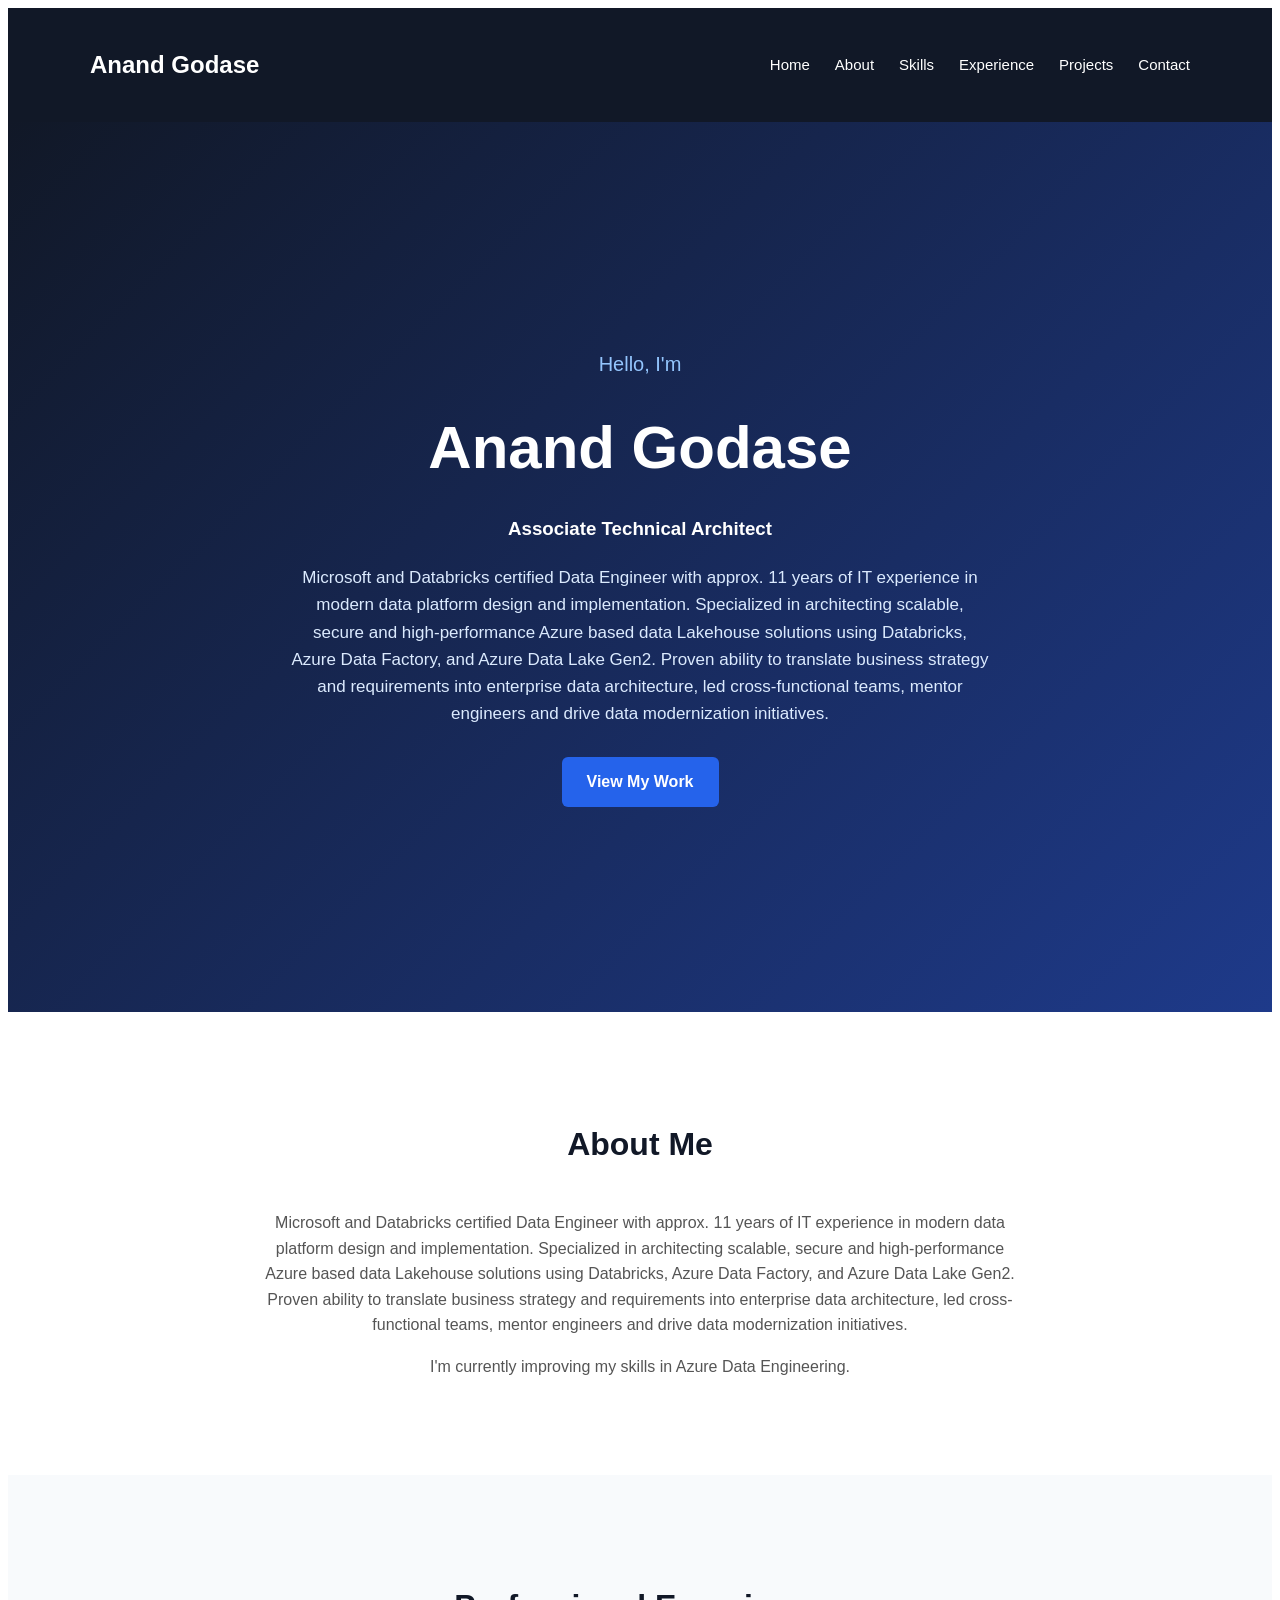
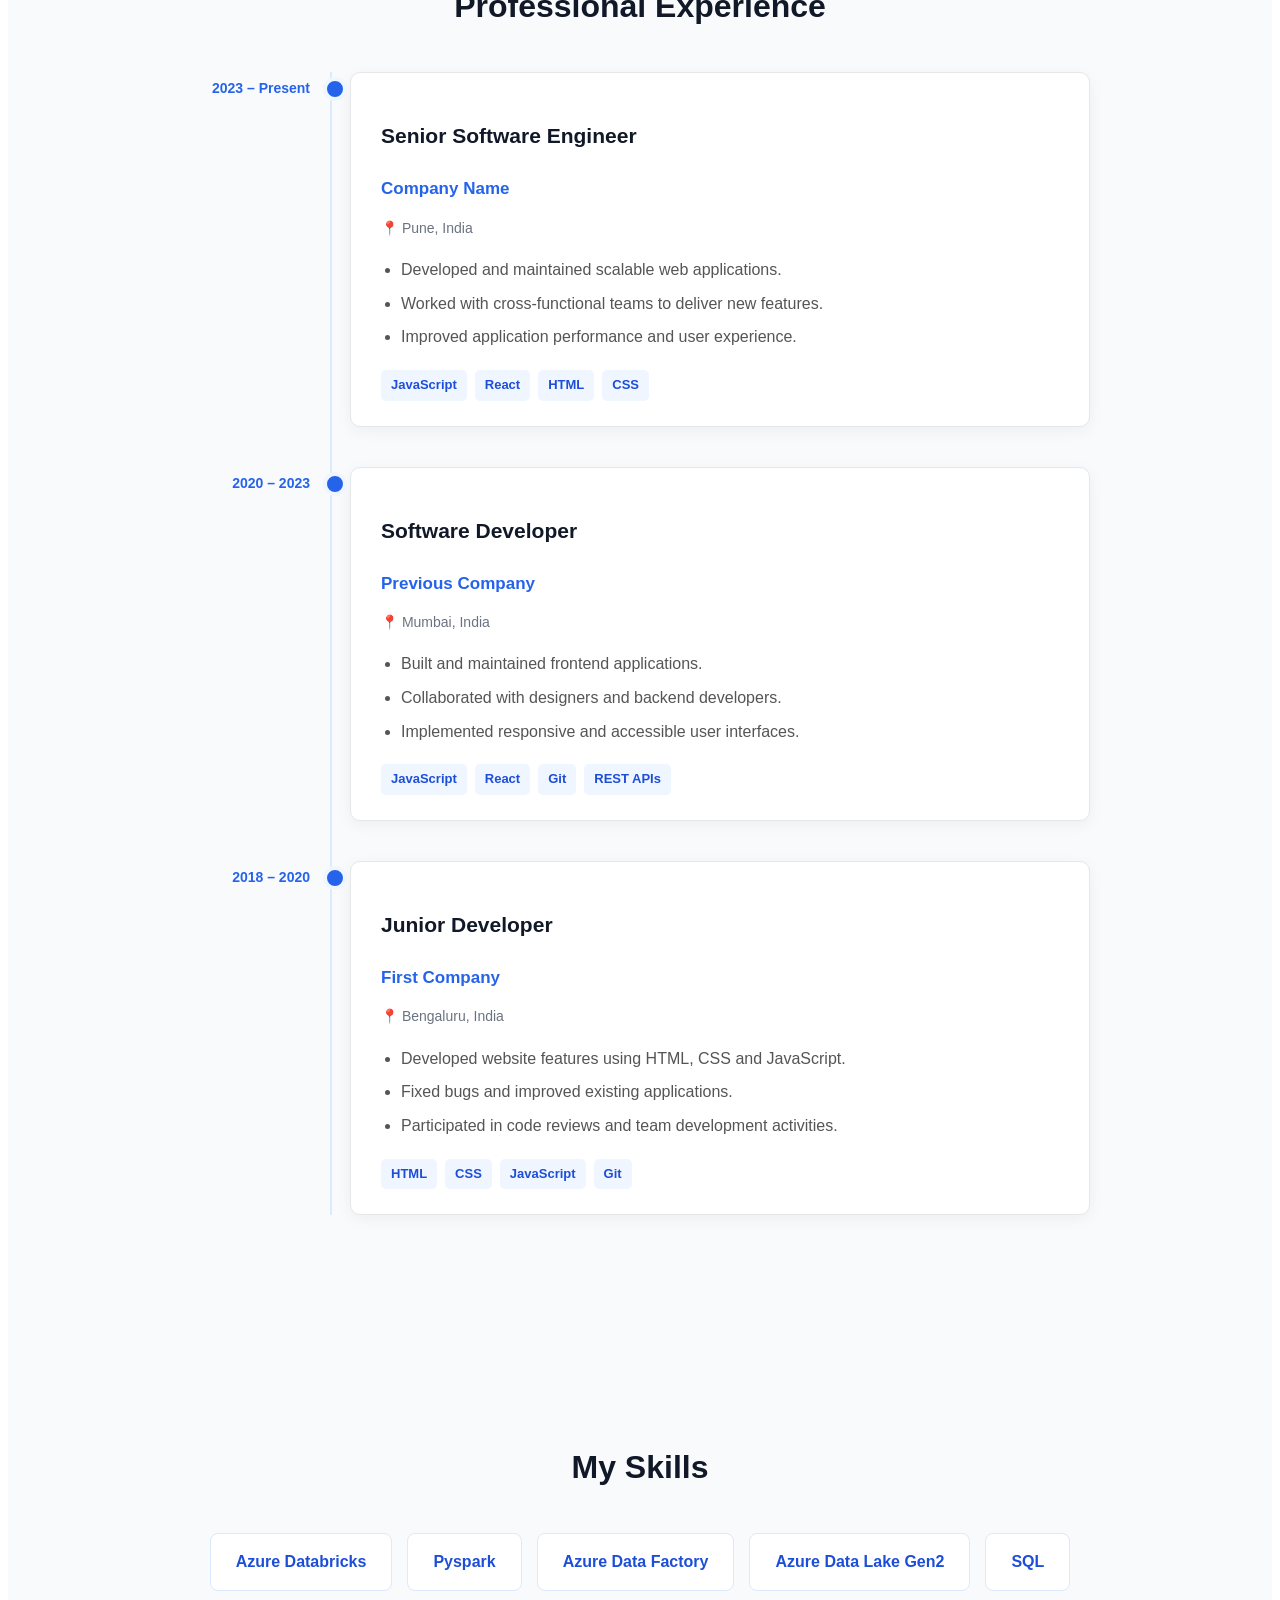
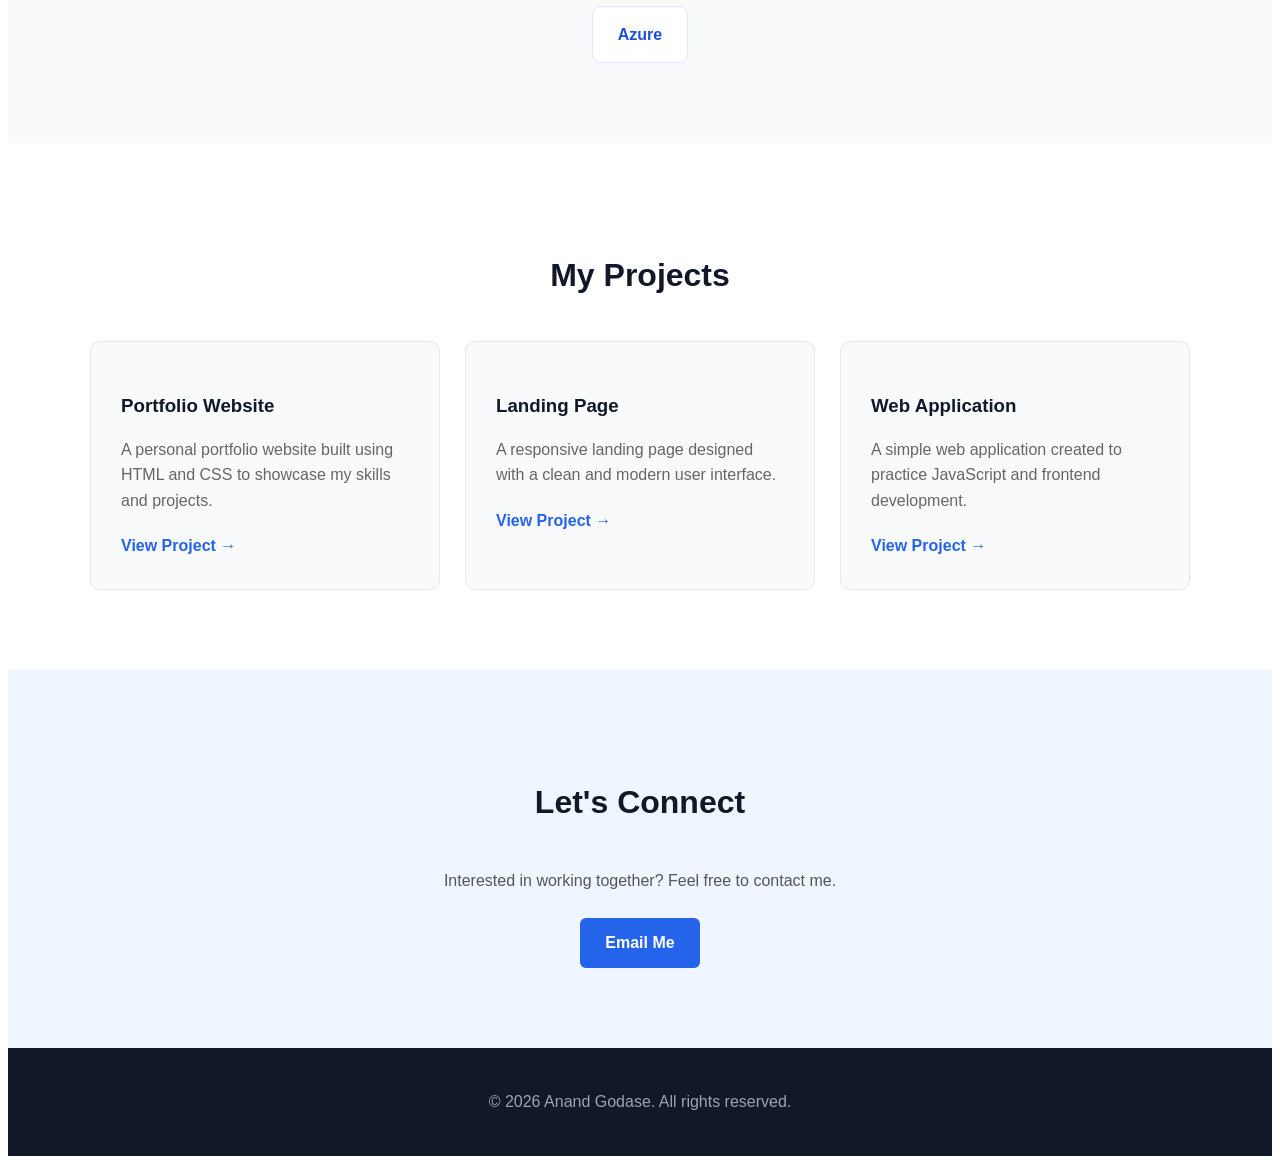
<file: index-.html>
<!DOCTYPE html> <html lang="en"> 
    <head> <meta charset="UTF-8"> 
        <meta name="viewport" content="width=device-width, initial-scale=1.0"> 
        <title>Anand Godase | Portfolio</title> 
        <link rel="stylesheet" href="style.css"> 
    </head> 
<body>
<!-- Navigation -->
<header>
    <nav class="navbar">
        <h2 class="logo">Anand Godase</h2>

        <ul class="nav-links">
            <li><a href="#home">Home</a></li>
            <li><a href="#about">About</a></li>
            <li><a href="#skills">Skills</a></li>
            <li><a href="#experience">Experience</a></li>
            <li><a href="#projects">Projects</a></li>
            <li><a href="#contact">Contact</a></li>
        </ul>
    </nav>
</header>

<!-- Hero Section -->
<section id="home" class="hero">
    <div class="hero-content">
        <p class="intro">Hello, I'm</p>
        <h1>Anand Godase</h1>
        <h3>Associate Technical Architect</h3>

        <p class="hero-text">
            Microsoft and Databricks certified Data Engineer with approx. 11 years of IT 
experience in modern data platform design and implementation. 
Specialized in architecting scalable, secure and high-performance Azure 
based data Lakehouse solutions using Databricks, Azure Data Factory, and 
Azure Data Lake Gen2. Proven ability to translate business strategy and 
requirements into enterprise data architecture, led cross-functional teams, 
mentor engineers and drive data modernization initiatives.
        </p>

        <a href="#projects" class="btn">View My Work</a>
    </div>
</section>

<!-- About Section -->
<section id="about" class="section">
    <h2>About Me</h2>

    <div class="about-content">
        <p>
            Microsoft and Databricks certified Data Engineer with approx. 11 years of IT 
experience in modern data platform design and implementation. 
Specialized in architecting scalable, secure and high-performance Azure 
based data Lakehouse solutions using Databricks, Azure Data Factory, and 
Azure Data Lake Gen2. Proven ability to translate business strategy and 
requirements into enterprise data architecture, led cross-functional teams, 
mentor engineers and drive data modernization initiatives.
        </p>

        <p>
            I'm currently improving my skills in Azure Data Engineering.
        </p>
    </div>
</section>

<!-- Experience Section --> 
<section id="experience" class="section experience-section"> 
    <h2>Professional Experience</h2>
<div class="experience-container">

    <div class="experience-card">
        <div class="experience-date">
            2023 – Present
        </div>

        <div class="experience-content">
            <h3>Senior Software Engineer</h3>
            <h4>Company Name</h4>
            <p class="experience-location">📍 Pune, India</p>

            <ul>
                <li>Developed and maintained scalable web applications.</li>
                <li>Worked with cross-functional teams to deliver new features.</li>
                <li>Improved application performance and user experience.</li>
            </ul>

            <div class="experience-tech">
                <span>JavaScript</span>
                <span>React</span>
                <span>HTML</span>
                <span>CSS</span>
            </div>
        </div>
    </div>


    <div class="experience-card">
        <div class="experience-date">
            2020 – 2023
        </div>

        <div class="experience-content">
            <h3>Software Developer</h3>
            <h4>Previous Company</h4>
            <p class="experience-location">📍 Mumbai, India</p>

            <ul>
                <li>Built and maintained frontend applications.</li>
                <li>Collaborated with designers and backend developers.</li>
                <li>Implemented responsive and accessible user interfaces.</li>
            </ul>

            <div class="experience-tech">
                <span>JavaScript</span>
                <span>React</span>
                <span>Git</span>
                <span>REST APIs</span>
            </div>
        </div>
    </div>


    <div class="experience-card">
        <div class="experience-date">
            2018 – 2020
        </div>

        <div class="experience-content">
            <h3>Junior Developer</h3>
            <h4>First Company</h4>
            <p class="experience-location">📍 Bengaluru, India</p>

            <ul>
                <li>Developed website features using HTML, CSS and JavaScript.</li>
                <li>Fixed bugs and improved existing applications.</li>
                <li>Participated in code reviews and team development activities.</li>
            </ul>

            <div class="experience-tech">
                <span>HTML</span>
                <span>CSS</span>
                <span>JavaScript</span>
                <span>Git</span>
            </div>
        </div>
    </div>

</div>

</section>    
    
    
<!-- Skills Section -->
<section id="skills" class="section skills-section">
    <h2>My Skills</h2>

    <div class="skills">
        <div class="skill">Azure Databricks</div>
        <div class="skill">Pyspark</div>
        <div class="skill">Azure Data Factory</div>
        <div class="skill">Azure Data Lake Gen2</div>
        <div class="skill">SQL</div>
        <div class="skill">Azure</div>
    </div>
</section>

<!-- Projects Section -->
<section id="projects" class="section">
    <h2>My Projects</h2>

    <div class="projects">

        <div class="project-card">
            <h3>Portfolio Website</h3>
            <p>
                A personal portfolio website built using HTML and CSS
                to showcase my skills and projects.
            </p>
            <a href="#" class="project-link">View Project →</a>
        </div>

        <div class="project-card">
            <h3>Landing Page</h3>
            <p>
                A responsive landing page designed with a clean and
                modern user interface.
            </p>
            <a href="#" class="project-link">View Project →</a>
        </div>

        <div class="project-card">
            <h3>Web Application</h3>
            <p>
                A simple web application created to practice JavaScript
                and frontend development.
            </p>
            <a href="#" class="project-link">View Project →</a>
        </div>

    </div>
</section>

<!-- Contact Section -->
<section id="contact" class="section contact">
    <h2>Let's Connect</h2>

    <p>
        Interested in working together? Feel free to contact me.
    </p>

    <a href="mailto:godase.anand@gmail.com" class="btn">Email Me</a>
</section>

<!-- Footer -->
<footer>
    <p>© 2026 Anand Godase. All rights reserved.</p>
</footer>

</body> 
</html>
</file>
<file: style.css>
/* General Styles */

{
margin: 0;
padding: 0;
box-sizing: border-box;
scroll-behavior: smooth;
}

body {
font-family: Arial, sans-serif;
line-height: 1.6;
color: #222;
background: #ffffff;
}

/* Navigation */
header {
background: #111827;
position: sticky;
top: 0;
z-index: 1000;
}

.navbar {
max-width: 1100px;
margin: auto;
padding: 18px 25px;

display: flex;
justify-content: space-between;
align-items: center;


}

.logo {
color: #ffffff;
font-size: 24px;
}

.nav-links {
list-style: none;
display: flex;
gap: 25px;
}

.nav-links a {
color: #ffffff;
text-decoration: none;
font-size: 15px;
transition: color 0.3s;
}

.nav-links a:hover {
color: #60a5fa;
}

/* Hero */
.hero {
min-height: 90vh;
display: flex;
align-items: center;
justify-content: center;
text-align: center;

background: linear-gradient(135deg, #111827, #1e3a8a);
color: white;
padding: 40px 20px;


}

.hero-content {
max-width: 700px;
}

.intro {
color: #93c5fd;
font-size: 20px;
}

.hero h1 {
font-size: 60px;
margin: 5px 0;
}

.hero h2 {
font-size: 30px;
color: #60a5fa;
}

.hero-text {
margin: 20px 0 30px;
color: #dbeafe;
font-size: 17px;
}

/* Button */
.btn {
display: inline-block;
background: #2563eb;
color: white;
padding: 12px 25px;
border-radius: 6px;
text-decoration: none;
font-weight: bold;
transition: background 0.3s;
}

.btn:hover {
background: #1d4ed8;
}

/* Sections */
.section {
max-width: 1100px;
margin: auto;
padding: 80px 25px;
}

.section > h2 {
text-align: center;
font-size: 32px;
margin-bottom: 40px;
color: #111827;
}

/* About */
.about-content {
max-width: 750px;
margin: auto;
text-align: center;
color: #555;
}

.about-content p {
margin-bottom: 15px;
}

/* Skills */
.skills-section {
background: #f8fafc;
max-width: none;
padding-left: 25px;
padding-right: 25px;
}

.skills {
max-width: 900px;
margin: auto;

display: flex;
justify-content: center;
flex-wrap: wrap;
gap: 15px;


}

.skill {
background: #ffffff;
border: 1px solid #dbeafe;
padding: 15px 25px;
border-radius: 8px;
color: #1d4ed8;
font-weight: bold;

transition: transform 0.3s, box-shadow 0.3s;


}

.skill:hover {
transform: translateY(-5px);
box-shadow: 0 5px 15px rgba(0, 0, 0, 0.1);
}

/* Projects */
.projects {
display: grid;
grid-template-columns: repeat(3, 1fr);
gap: 25px;
}

.project-card {
padding: 30px;
border-radius: 10px;
background: #f8fafc;
border: 1px solid #e5e7eb;

transition: transform 0.3s, box-shadow 0.3s;


}

.project-card:hover {
transform: translateY(-8px);
box-shadow: 0 10px 25px rgba(0, 0, 0, 0.1);
}

.project-card h3 {
margin-bottom: 15px;
color: #111827;
}

.project-card p {
color: #666;
margin-bottom: 20px;
}

.project-link {
color: #2563eb;
text-decoration: none;
font-weight: bold;
}

/* Contact */
.contact {
text-align: center;
background: #eff6ff;
max-width: none;
}

.contact p {
margin-bottom: 25px;
color: #555;
}

/* Footer */
footer {
background: #111827;
color: #9ca3af;
text-align: center;
padding: 25px;
}

/* Mobile Responsive Design */
@media (max-width: 768px) {

.navbar {
    flex-direction: column;
    gap: 15px;
}

.nav-links {
    gap: 12px;
    flex-wrap: wrap;
    justify-content: center;
}

.hero h1 {
    font-size: 42px;
}

.hero h2 {
    font-size: 24px;
}

.projects {
    grid-template-columns: 1fr;
}

.section {
    padding: 60px 20px;
}


}

/* Experience Section */
.experience-section {
background: #f8fafc;
max-width: none;
}

.experience-container {
max-width: 900px;
margin: auto;
position: relative;
}

/* Vertical timeline */
.experience-container::before {
content: "";
position: absolute;
left: 140px;
top: 0;
bottom: 0;
width: 2px;
background: #dbeafe;
}

.experience-card {
display: grid;
grid-template-columns: 120px 1fr;
gap: 40px;
margin-bottom: 40px;
position: relative;
}

.experience-date {
text-align: right;
color: #2563eb;
font-size: 14px;
font-weight: bold;
padding-top: 5px;
}

/* Timeline dot */
.experience-content::before {
content: "";
position: absolute;
left: 133px;
top: 5px;
width: 16px;
height: 16px;
background: #2563eb;
border: 4px solid #eff6ff;
border-radius: 50%;
}

.experience-content {
background: white;
padding: 25px 30px;
border-radius: 10px;
border: 1px solid #e5e7eb;
box-shadow: 0 4px 15px rgba(0, 0, 0, 0.05);
}

.experience-content h3 {
color: #111827;
font-size: 21px;
margin-bottom: 5px;
}

.experience-content h4 {
color: #2563eb;
font-size: 17px;
margin-bottom: 5px;
}

.experience-location {
color: #6b7280;
font-size: 14px;
margin-bottom: 18px;
}

.experience-content ul {
padding-left: 20px;
color: #555;
}

.experience-content li {
margin-bottom: 8px;
}

.experience-tech {
display: flex;
flex-wrap: wrap;
gap: 8px;
margin-top: 20px;
}

.experience-tech span {
background: #eff6ff;
color: #1d4ed8;
padding: 5px 10px;
border-radius: 5px;
font-size: 13px;
font-weight: bold;
}

/* Mobile */
@media (max-width: 768px) {

.experience-container::before {
    left: 8px;
}

.experience-card {
    display: block;
    padding-left: 30px;
}

.experience-date {
    text-align: left;
    margin-bottom: 10px;
}

.experience-content::before {
    left: 1px;
}

.experience-content {
    padding: 20px;
}


}
</file>
